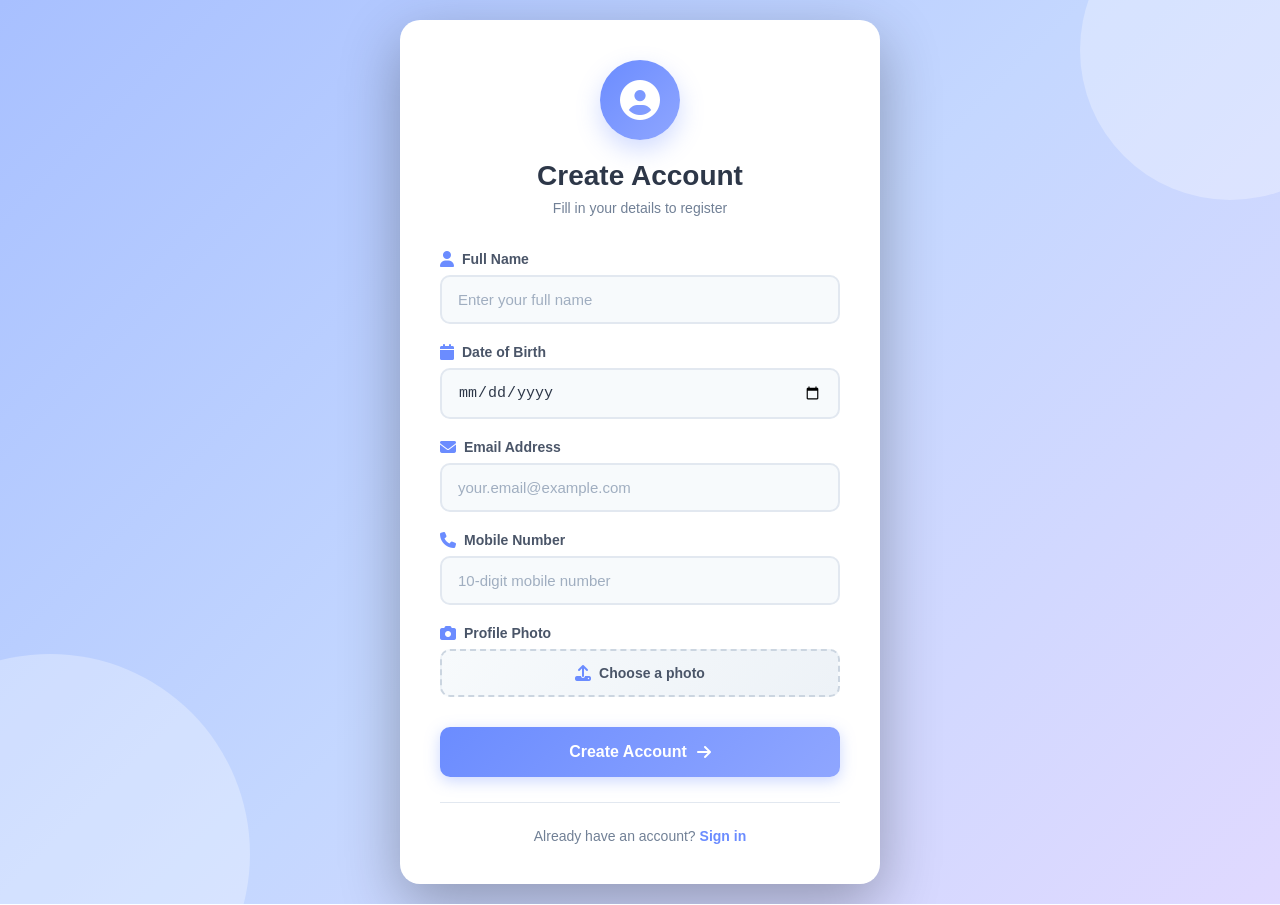
<file: public/index.html>
<!DOCTYPE html>
<html lang="en">
<head>
  <meta charset="UTF-8" />
  <meta name="viewport" content="width=device-width, initial-scale=1.0" />
  <title>User Registration | CRUD App</title>
  <link rel="stylesheet" href="style.css" />
  <link rel="stylesheet" href="https://cdnjs.cloudflare.com/ajax/libs/font-awesome/6.4.0/css/all.min.css" />
</head>
<body>
  <div class="background-shapes">
    <div class="shape shape-1"></div>
    <div class="shape shape-2"></div>
  </div>

  <div class="container">
    <div class="login-card">
      <div class="card-header">
        <div class="logo">
          <i class="fas fa-user-circle"></i>
        </div>
        <h1>Create Account</h1>
        <p class="subtitle">Fill in your details to register</p>
      </div>

      <form id="userForm" enctype="multipart/form-data">
        <div class="form-group">
          <label for="name">
            <i class="fas fa-user"></i>
            Full Name
          </label>
          <input type="text" id="name" placeholder="Enter your full name" required />
        </div>

        <div class="form-group">
          <label for="dob">
            <i class="fas fa-calendar"></i>
            Date of Birth
          </label>
          <input type="date" id="dob" required />
        </div>

        <div class="form-group">
          <label for="email">
            <i class="fas fa-envelope"></i>
            Email Address
          </label>
          <input type="email" id="email" placeholder="your.email@example.com" required />
        </div>

        <div class="form-group">
          <label for="mobile">
            <i class="fas fa-phone"></i>
            Mobile Number
          </label>
          <input type="text" id="mobile" placeholder="10-digit mobile number" maxlength="10" required />
        </div>

        <div class="form-group file-upload">
          <label for="photo">
            <i class="fas fa-camera"></i>
            Profile Photo
          </label>
          <div class="file-input-wrapper">
            <input type="file" id="photo" accept="image/*" required />
            <label for="photo" class="file-label">
              <i class="fas fa-upload"></i>
              <span class="file-text">Choose a photo</span>
            </label>
          </div>
        </div>

        <div id="message" class="message"></div>

        <button type="submit" class="submit-btn">
          <span class="btn-text">Create Account</span>
          <i class="fas fa-arrow-right"></i>
        </button>
      </form>

      <div class="card-footer">
        <p>Already have an account? <a href="#">Sign in</a></p>
      </div>
    </div>
  </div>

  <script src="script.js"></script>
</body>
</html>
</file>
<file: public/style.css>
/* Global Styles & Reset */
* {
  margin: 0;
  padding: 0;
  box-sizing: border-box;
}

body {
  font-family: 'Segoe UI', Tahoma, Geneva, Verdana, sans-serif;
  background: linear-gradient(135deg, #a8c0ff 0%, #c4d7ff 50%, #e0d9ff 100%);
  min-height: 100vh;
  display: flex;
  align-items: center;
  justify-content: center;
  padding: 20px;
  position: relative;
  overflow-y: auto;
  overflow-x: hidden;
}

/* Animated Background Shapes */
.background-shapes {
  position: absolute;
  width: 100%;
  height: 100%;
  overflow: hidden;
  z-index: 0;
}

.shape {
  position: absolute;
  border-radius: 50%;
  background: rgba(255, 255, 255, 0.3);
  animation: float 20s infinite ease-in-out;
}

.shape-1 {
  width: 300px;
  height: 300px;
  top: -100px;
  right: -100px;
  animation-delay: 0s;
}

.shape-2 {
  width: 400px;
  height: 400px;
  bottom: -150px;
  left: -150px;
  animation-delay: 5s;
}

@keyframes float {
  0%, 100% {
    transform: translateY(0) rotate(0deg);
  }
  50% {
    transform: translateY(-30px) rotate(180deg);
  }
}

/* Container */
.container {
  position: relative;
  z-index: 1;
  width: 100%;
  max-width: 480px;
}

/* Login Card */
.login-card {
  background: #ffffff;
  border-radius: 20px;
  box-shadow: 0 20px 60px rgba(0, 0, 0, 0.3);
  padding: 40px;
  animation: slideUp 0.5s ease-out;
}

@keyframes slideUp {
  from {
    opacity: 0;
    transform: translateY(30px);
  }
  to {
    opacity: 1;
    transform: translateY(0);
  }
}

/* Card Header */
.card-header {
  text-align: center;
  margin-bottom: 35px;
}

.logo {
  display: inline-block;
  width: 80px;
  height: 80px;
  background: linear-gradient(135deg, #6b8cff 0%, #8fa6ff 100%);
  border-radius: 50%;
  display: flex;
  align-items: center;
  justify-content: center;
  margin: 0 auto 20px;
  box-shadow: 0 10px 25px rgba(107, 140, 255, 0.3);
}

.logo i {
  font-size: 40px;
  color: #ffffff;
}

.card-header h1 {
  font-size: 28px;
  color: #2d3748;
  margin-bottom: 8px;
  font-weight: 600;
}

.subtitle {
  color: #718096;
  font-size: 14px;
}

/* Form Styles */
form {
  display: flex;
  flex-direction: column;
  gap: 20px;
}

.form-group {
  display: flex;
  flex-direction: column;
  gap: 8px;
}

.form-group label {
  font-size: 14px;
  font-weight: 600;
  color: #4a5568;
  display: flex;
  align-items: center;
  gap: 8px;
}

.form-group label i {
  color: #6b8cff;
  font-size: 16px;
}

.form-group input[type="text"],
.form-group input[type="email"],
.form-group input[type="date"] {
  width: 100%;
  padding: 14px 16px;
  border: 2px solid #e2e8f0;
  border-radius: 10px;
  font-size: 15px;
  transition: all 0.3s ease;
  background-color: #f7fafc;
  color: #2d3748;
}

.form-group input:focus {
  outline: none;
  border-color: #6b8cff;
  background-color: #ffffff;
  box-shadow: 0 0 0 3px rgba(107, 140, 255, 0.15);
}

.form-group input::placeholder {
  color: #a0aec0;
}

/* File Upload Styling */
.file-upload {
  position: relative;
}

.file-input-wrapper {
  position: relative;
}

.file-input-wrapper input[type="file"] {
  position: absolute;
  opacity: 0;
  width: 100%;
  height: 100%;
  cursor: pointer;
}

.file-label {
  display: flex;
  align-items: center;
  justify-content: center;
  gap: 10px;
  padding: 14px 16px;
  background: linear-gradient(135deg, #f7fafc 0%, #edf2f7 100%);
  border: 2px dashed #cbd5e0;
  border-radius: 10px;
  cursor: pointer;
  transition: all 0.3s ease;
  color: #4a5568;
  font-size: 15px;
  font-weight: 500;
}

.file-label:hover {
  border-color: #6b8cff;
  background: linear-gradient(135deg, #edf2f7 0%, #e6fffa 100%);
  transform: translateY(-2px);
}

.file-label i {
  font-size: 18px;
  color: #6b8cff;
}

/* Submit Button */
.submit-btn {
  width: 100%;
  padding: 16px;
  background: linear-gradient(135deg, #6b8cff 0%, #8fa6ff 100%);
  color: #ffffff;
  border: none;
  border-radius: 10px;
  font-size: 16px;
  font-weight: 600;
  cursor: pointer;
  transition: all 0.3s ease;
  display: flex;
  align-items: center;
  justify-content: center;
  gap: 10px;
  margin-top: 10px;
  box-shadow: 0 4px 15px rgba(107, 140, 255, 0.35);
}

.submit-btn:hover {
  transform: translateY(-2px);
  box-shadow: 0 6px 20px rgba(107, 140, 255, 0.45);
}

.submit-btn:active {
  transform: translateY(0);
}

.submit-btn i {
  transition: transform 0.3s ease;
}

.submit-btn:hover i {
  transform: translateX(5px);
}

/* Message Styles */
.message {
  padding: 12px 16px;
  border-radius: 8px;
  font-size: 14px;
  font-weight: 500;
  text-align: center;
  display: none;
  animation: fadeIn 0.3s ease;
}

.message.show {
  display: block;
}

.message.success {
  background-color: #c6f6d5;
  color: #22543d;
  border: 1px solid #9ae6b4;
}

.message.error {
  background-color: #fed7d7;
  color: #742a2a;
  border: 1px solid #fc8181;
}

@keyframes fadeIn {
  from {
    opacity: 0;
    transform: translateY(-10px);
  }
  to {
    opacity: 1;
    transform: translateY(0);
  }
}

/* Card Footer */
.card-footer {
  text-align: center;
  margin-top: 25px;
  padding-top: 25px;
  border-top: 1px solid #e2e8f0;
}

.card-footer p {
  color: #718096;
  font-size: 14px;
}

.card-footer a {
  color: #6b8cff;
  text-decoration: none;
  font-weight: 600;
  transition: color 0.3s ease;
}

.card-footer a:hover {
  color: #5a7aeb;
  text-decoration: underline;
}

/* Responsive Design */
@media (max-width: 600px) {
  .login-card {
    padding: 30px 25px;
  }

  .card-header h1 {
    font-size: 24px;
  }

  .logo {
    width: 70px;
    height: 70px;
  }

  .logo i {
    font-size: 35px;
  }

  .form-group input[type="text"],
  .form-group input[type="email"],
  .form-group input[type="date"] {
    padding: 12px 14px;
    font-size: 14px;
  }

  .submit-btn {
    padding: 14px;
    font-size: 15px;
  }
}
</file>
<file: public/dashboard.css>
/* Dashboard Styles */
* {
  margin: 0;
  padding: 0;
  box-sizing: border-box;
}

body {
  font-family: 'Segoe UI', Tahoma, Geneva, Verdana, sans-serif;
  background: #f5f7fa;
  min-height: 100vh;
  padding: 40px 20px;
}

.dashboard-container {
  max-width: 1200px;
  margin: 0 auto;
}

/* Header */
.dashboard-header {
  display: flex;
  justify-content: space-between;
  align-items: center;
  margin-bottom: 30px;
  flex-wrap: wrap;
  gap: 20px;
}

.header-content h1 {
  font-size: 32px;
  color: #2d3748;
  margin-bottom: 5px;
}

.subtitle {
  color: #718096;
  font-size: 16px;
}

.add-user-btn {
  background: #2d3748;
  color: white;
  border: none;
  padding: 12px 24px;
  border-radius: 8px;
  font-size: 16px;
  font-weight: 600;
  cursor: pointer;
  display: flex;
  align-items: center;
  gap: 8px;
  transition: all 0.3s ease;
}

.add-user-btn:hover {
  background: #1a202c;
  transform: translateY(-2px);
  box-shadow: 0 4px 12px rgba(45, 55, 72, 0.3);
}

/* Table Container */
.table-container {
  background: white;
  border-radius: 12px;
  box-shadow: 0 2px 8px rgba(0, 0, 0, 0.1);
  overflow: hidden;
}

/* Table */
.user-table {
  width: 100%;
  border-collapse: collapse;
}

.user-table thead {
  background: #f7fafc;
}

.user-table th {
  padding: 16px;
  text-align: left;
  font-weight: 600;
  color: #4a5568;
  font-size: 14px;
  text-transform: uppercase;
  letter-spacing: 0.5px;
  border-bottom: 2px solid #e2e8f0;
}

.user-table tbody tr {
  border-bottom: 1px solid #e2e8f0;
  transition: background-color 0.2s ease;
}

.user-table tbody tr:hover {
  background-color: #f7fafc;
}

.user-table td {
  padding: 16px;
  color: #2d3748;
  font-size: 15px;
}

/* Photo Cell */
.user-photo {
  width: 50px;
  height: 50px;
  border-radius: 50%;
  object-fit: cover;
  border: 2px solid #e2e8f0;
}

/* Action Buttons */
.action-buttons {
  display: flex;
  gap: 10px;
}

.btn-edit {
  background: white;
  color: #2d3748;
  border: 1px solid #e2e8f0;
  padding: 8px 16px;
  border-radius: 6px;
  font-size: 14px;
  font-weight: 500;
  cursor: pointer;
  display: flex;
  align-items: center;
  gap: 6px;
  transition: all 0.2s ease;
}

.btn-edit:hover {
  background: #f7fafc;
  border-color: #cbd5e0;
}

.btn-delete {
  background: #f56565;
  color: white;
  border: none;
  padding: 8px 16px;
  border-radius: 6px;
  font-size: 14px;
  font-weight: 500;
  cursor: pointer;
  display: flex;
  align-items: center;
  gap: 6px;
  transition: all 0.2s ease;
}

.btn-delete:hover {
  background: #e53e3e;
  transform: translateY(-1px);
  box-shadow: 0 2px 8px rgba(245, 101, 101, 0.3);
}

/* Modal */
.modal {
  display: none;
  position: fixed;
  z-index: 1000;
  left: 0;
  top: 0;
  width: 100%;
  height: 100%;
  background-color: rgba(0, 0, 0, 0.5);
  animation: fadeIn 0.3s ease;
}

.modal.show {
  display: flex;
  align-items: center;
  justify-content: center;
}

@keyframes fadeIn {
  from {
    opacity: 0;
  }
  to {
    opacity: 1;
  }
}

.modal-content {
  background: white;
  border-radius: 16px;
  width: 90%;
  max-width: 500px;
  max-height: 90vh;
  overflow-y: auto;
  animation: slideUp 0.3s ease;
}

@keyframes slideUp {
  from {
    transform: translateY(30px);
    opacity: 0;
  }
  to {
    transform: translateY(0);
    opacity: 1;
  }
}

.modal-header {
  display: flex;
  justify-content: space-between;
  align-items: center;
  padding: 24px;
  border-bottom: 1px solid #e2e8f0;
}

.modal-header h2 {
  font-size: 24px;
  color: #2d3748;
}

.close {
  font-size: 32px;
  font-weight: 300;
  color: #718096;
  cursor: pointer;
  transition: color 0.2s ease;
}

.close:hover {
  color: #2d3748;
}

/* Form Styles */
#editForm {
  padding: 24px;
}

.form-group {
  margin-bottom: 20px;
}

.form-group label {
  display: flex;
  align-items: center;
  gap: 8px;
  font-size: 14px;
  font-weight: 600;
  color: #4a5568;
  margin-bottom: 8px;
}

.form-group label i {
  color: #6b8cff;
  font-size: 16px;
}

.form-group input[type="text"],
.form-group input[type="email"],
.form-group input[type="date"] {
  width: 100%;
  padding: 12px 14px;
  border: 2px solid #e2e8f0;
  border-radius: 8px;
  font-size: 15px;
  transition: all 0.3s ease;
  background-color: #f7fafc;
  color: #2d3748;
}

.form-group input:focus {
  outline: none;
  border-color: #6b8cff;
  background-color: #ffffff;
  box-shadow: 0 0 0 3px rgba(107, 140, 255, 0.15);
}

/* File Upload */
.file-upload {
  position: relative;
}

.file-input-wrapper {
  position: relative;
}

.file-input-wrapper input[type="file"] {
  position: absolute;
  opacity: 0;
  width: 100%;
  height: 100%;
  cursor: pointer;
}

.file-label {
  display: flex;
  align-items: center;
  justify-content: center;
  gap: 10px;
  padding: 12px 14px;
  background: linear-gradient(135deg, #f7fafc 0%, #edf2f7 100%);
  border: 2px dashed #cbd5e0;
  border-radius: 8px;
  cursor: pointer;
  transition: all 0.3s ease;
  color: #4a5568;
  font-size: 14px;
  font-weight: 500;
}

.file-label:hover {
  border-color: #6b8cff;
  background: linear-gradient(135deg, #edf2f7 0%, #e6fffa 100%);
}

.file-label i {
  font-size: 16px;
  color: #6b8cff;
}

.current-photo {
  width: 80px;
  height: 80px;
  border-radius: 50%;
  object-fit: cover;
  margin-top: 10px;
  border: 2px solid #e2e8f0;
}

/* Message */
.message {
  padding: 12px 16px;
  border-radius: 8px;
  font-size: 14px;
  font-weight: 500;
  text-align: center;
  display: none;
  margin-bottom: 16px;
}

.message.show {
  display: block;
}

.message.success {
  background-color: #c6f6d5;
  color: #22543d;
  border: 1px solid #9ae6b4;
}

.message.error {
  background-color: #fed7d7;
  color: #742a2a;
  border: 1px solid #fc8181;
}

/* Modal Actions */
.modal-actions {
  display: flex;
  gap: 12px;
  justify-content: flex-end;
  margin-top: 24px;
}

.btn-cancel {
  background: white;
  color: #4a5568;
  border: 2px solid #e2e8f0;
  padding: 12px 24px;
  border-radius: 8px;
  font-size: 15px;
  font-weight: 600;
  cursor: pointer;
  transition: all 0.2s ease;
}

.btn-cancel:hover {
  background: #f7fafc;
  border-color: #cbd5e0;
}

.btn-save {
  background: linear-gradient(135deg, #6b8cff 0%, #8fa6ff 100%);
  color: white;
  border: none;
  padding: 12px 24px;
  border-radius: 8px;
  font-size: 15px;
  font-weight: 600;
  cursor: pointer;
  display: flex;
  align-items: center;
  gap: 8px;
  transition: all 0.2s ease;
}

.btn-save:hover {
  transform: translateY(-2px);
  box-shadow: 0 4px 12px rgba(107, 140, 255, 0.4);
}

/* Responsive */
@media (max-width: 768px) {
  .dashboard-header {
    flex-direction: column;
    align-items: flex-start;
  }

  .table-container {
    overflow-x: auto;
  }

  .user-table {
    min-width: 600px;
  }

  .modal-content {
    width: 95%;
    margin: 20px;
  }
}
</file>
